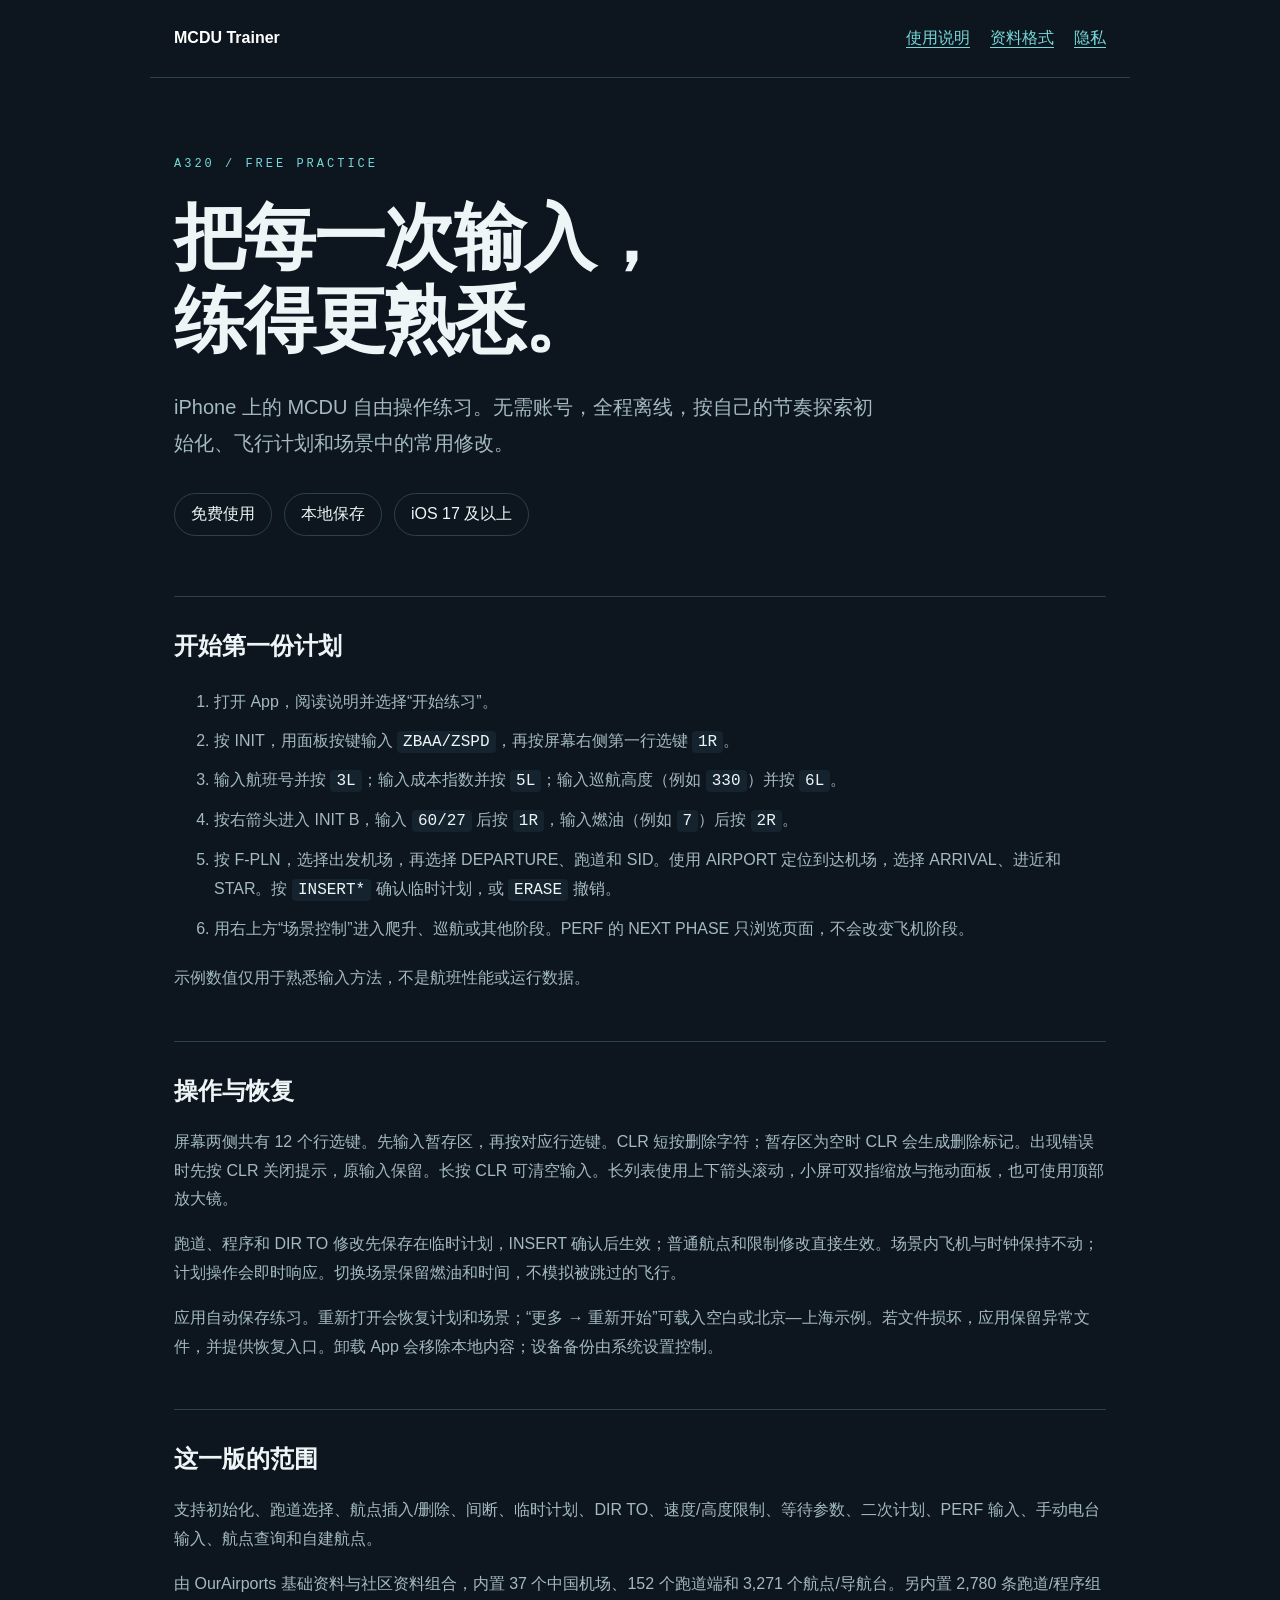
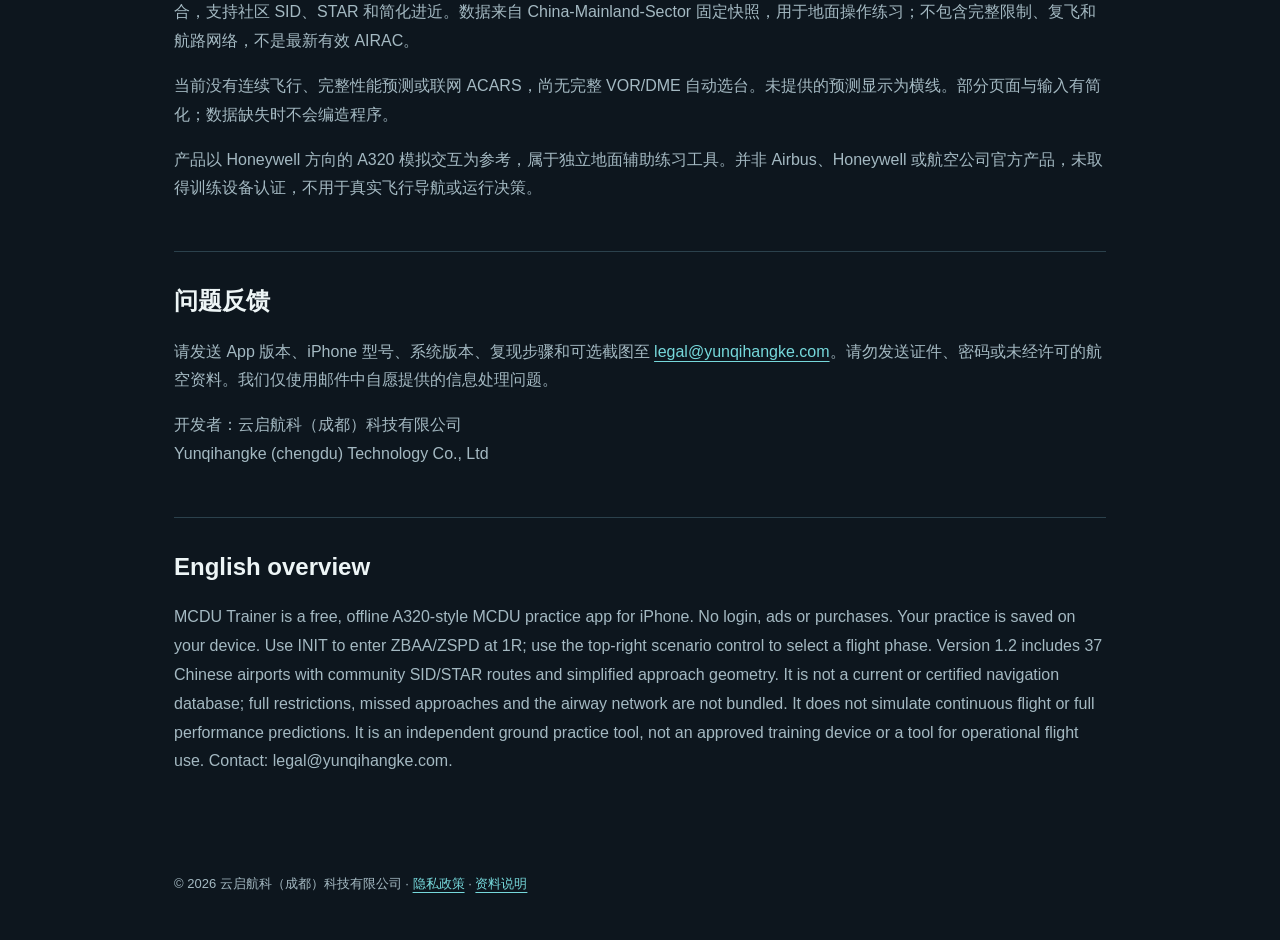
<file: index.html>
<!doctype html><html lang="zh-CN"><meta charset="utf-8"><meta name="viewport" content="width=device-width,initial-scale=1"><title>MCDU Trainer · 使用与支持</title><link rel="stylesheet" href="style.css"><body>
<header><a href="./">MCDU Trainer</a><nav><a href="#start">使用说明</a><a href="data.html">资料格式</a><a href="privacy.html">隐私</a></nav></header>
<main><p class="eyebrow">A320 / FREE PRACTICE</p><h1>把每一次输入，<br>练得更熟悉。</h1><p class="lead">iPhone 上的 MCDU 自由操作练习。无需账号，全程离线，按自己的节奏探索初始化、飞行计划和场景中的常用修改。</p>
<div class="facts"><span>免费使用</span><span>本地保存</span><span>iOS 17 及以上</span></div>
<section id="start"><h2>开始第一份计划</h2><ol><li>打开 App，阅读说明并选择“开始练习”。</li><li>按 INIT，用面板按键输入 <code>ZBAA/ZSPD</code>，再按屏幕右侧第一行选键 <code>1R</code>。</li><li>输入航班号并按 <code>3L</code>；输入成本指数并按 <code>5L</code>；输入巡航高度（例如 <code>330</code>）并按 <code>6L</code>。</li><li>按右箭头进入 INIT B，输入 <code>60/27</code> 后按 <code>1R</code>，输入燃油（例如 <code>7</code>）后按 <code>2R</code>。</li><li>按 F-PLN，选择出发机场，再选择 DEPARTURE、跑道和 SID。使用 AIRPORT 定位到达机场，选择 ARRIVAL、进近和 STAR。按 <code>INSERT*</code> 确认临时计划，或 <code>ERASE</code> 撤销。</li><li>用右上方“场景控制”进入爬升、巡航或其他阶段。PERF 的 NEXT PHASE 只浏览页面，不会改变飞机阶段。</li></ol><p>示例数值仅用于熟悉输入方法，不是航班性能或运行数据。</p></section>
<section><h2>操作与恢复</h2><p>屏幕两侧共有 12 个行选键。先输入暂存区，再按对应行选键。CLR 短按删除字符；暂存区为空时 CLR 会生成删除标记。出现错误时先按 CLR 关闭提示，原输入保留。长按 CLR 可清空输入。长列表使用上下箭头滚动，小屏可双指缩放与拖动面板，也可使用顶部放大镜。</p><p>跑道、程序和 DIR TO 修改先保存在临时计划，INSERT 确认后生效；普通航点和限制修改直接生效。场景内飞机与时钟保持不动；计划操作会即时响应。切换场景保留燃油和时间，不模拟被跳过的飞行。</p><p>应用自动保存练习。重新打开会恢复计划和场景；“更多 → 重新开始”可载入空白或北京—上海示例。若文件损坏，应用保留异常文件，并提供恢复入口。卸载 App 会移除本地内容；设备备份由系统设置控制。</p></section>
<section><h2>这一版的范围</h2><p>支持初始化、跑道选择、航点插入/删除、间断、临时计划、DIR TO、速度/高度限制、等待参数、二次计划、PERF 输入、手动电台输入、航点查询和自建航点。</p><p>由 OurAirports 基础资料与社区资料组合，内置 37 个中国机场、152 个跑道端和 3,271 个航点/导航台。另内置 2,780 条跑道/程序组合，支持社区 SID、STAR 和简化进近。数据来自 China-Mainland-Sector 固定快照，用于地面操作练习；不包含完整限制、复飞和航路网络，不是最新有效 AIRAC。</p><p>当前没有连续飞行、完整性能预测或联网 ACARS，尚无完整 VOR/DME 自动选台。未提供的预测显示为横线。部分页面与输入有简化；数据缺失时不会编造程序。</p><p>产品以 Honeywell 方向的 A320 模拟交互为参考，属于独立地面辅助练习工具。并非 Airbus、Honeywell 或航空公司官方产品，未取得训练设备认证，不用于真实飞行导航或运行决策。</p></section>
<section><h2>问题反馈</h2><p>请发送 App 版本、iPhone 型号、系统版本、复现步骤和可选截图至 <a href="mailto:legal@yunqihangke.com">legal@yunqihangke.com</a>。请勿发送证件、密码或未经许可的航空资料。我们仅使用邮件中自愿提供的信息处理问题。</p><p>开发者：云启航科（成都）科技有限公司<br>Yunqihangke (chengdu) Technology Co., Ltd</p></section>
<section lang="en"><h2>English overview</h2><p>MCDU Trainer is a free, offline A320-style MCDU practice app for iPhone. No login, ads or purchases. Your practice is saved on your device. Use INIT to enter ZBAA/ZSPD at 1R; use the top-right scenario control to select a flight phase. Version 1.2 includes 37 Chinese airports with community SID/STAR routes and simplified approach geometry. It is not a current or certified navigation database; full restrictions, missed approaches and the airway network are not bundled. It does not simulate continuous flight or full performance predictions. It is an independent ground practice tool, not an approved training device or a tool for operational flight use. Contact: legal@yunqihangke.com.</p></section>
</main><footer>© 2026 云启航科（成都）科技有限公司 · <a href="privacy.html">隐私政策</a> · <a href="sources.html">资料说明</a></footer></body></html>
</file>
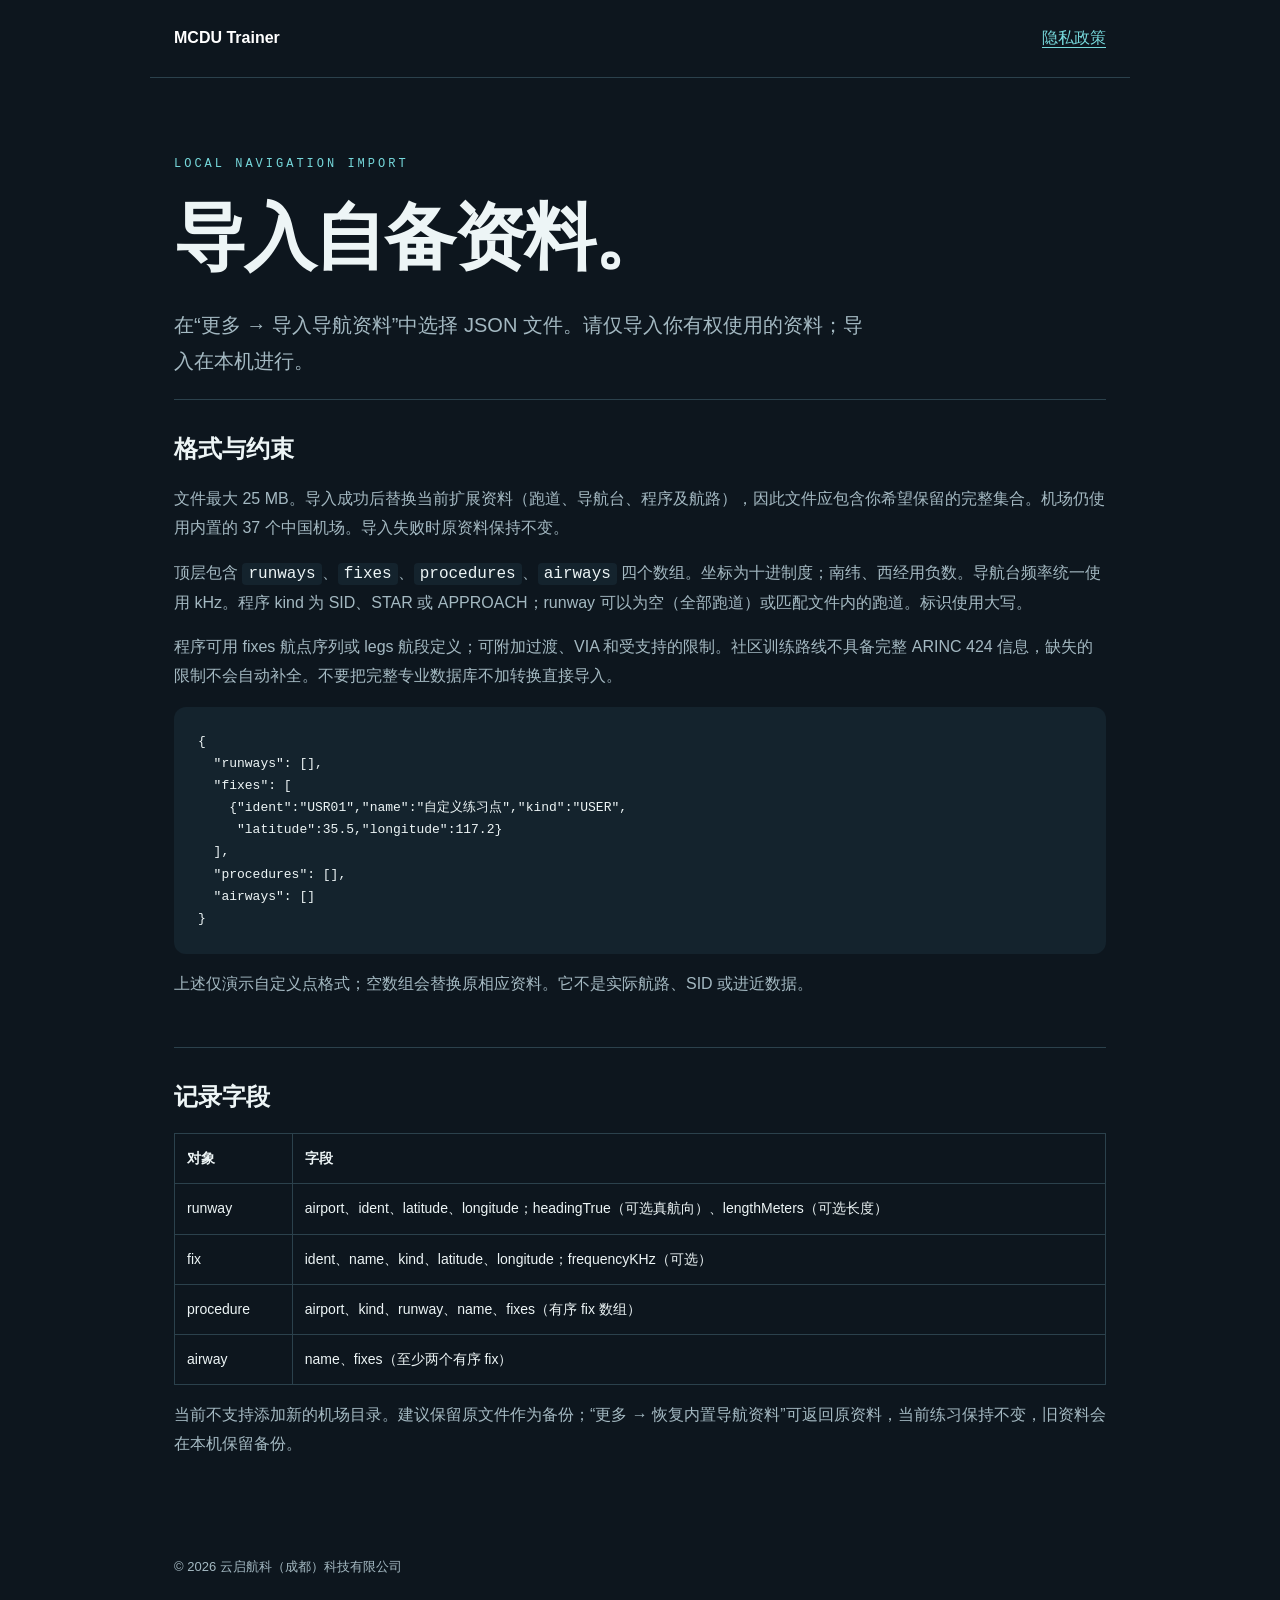
<file: data.html>
<!doctype html><html lang="zh-CN"><meta charset="utf-8"><meta name="viewport" content="width=device-width,initial-scale=1"><title>MCDU Trainer · 导航资料格式</title><link rel="stylesheet" href="style.css"><body><header><a href="./">MCDU Trainer</a><nav><a href="privacy.html">隐私政策</a></nav></header><main><p class="eyebrow">LOCAL NAVIGATION IMPORT</p><h1>导入自备资料。</h1><p class="lead">在“更多 → 导入导航资料”中选择 JSON 文件。请仅导入你有权使用的资料；导入在本机进行。</p>
<section><h2>格式与约束</h2><p>文件最大 25 MB。导入成功后替换当前扩展资料（跑道、导航台、程序及航路），因此文件应包含你希望保留的完整集合。机场仍使用内置的 37 个中国机场。导入失败时原资料保持不变。</p><p>顶层包含 <code>runways</code>、<code>fixes</code>、<code>procedures</code>、<code>airways</code> 四个数组。坐标为十进制度；南纬、西经用负数。导航台频率统一使用 kHz。程序 kind 为 SID、STAR 或 APPROACH；runway 可以为空（全部跑道）或匹配文件内的跑道。标识使用大写。</p><p>程序可用 fixes 航点序列或 legs 航段定义；可附加过渡、VIA 和受支持的限制。社区训练路线不具备完整 ARINC 424 信息，缺失的限制不会自动补全。不要把完整专业数据库不加转换直接导入。</p><pre>{
  "runways": [],
  "fixes": [
    {"ident":"USR01","name":"自定义练习点","kind":"USER",
     "latitude":35.5,"longitude":117.2}
  ],
  "procedures": [],
  "airways": []
}</pre><p>上述仅演示自定义点格式；空数组会替换原相应资料。它不是实际航路、SID 或进近数据。</p></section>
<section><h2>记录字段</h2><table><tr><th>对象</th><th>字段</th></tr><tr><td>runway</td><td>airport、ident、latitude、longitude；headingTrue（可选真航向）、lengthMeters（可选长度）</td></tr><tr><td>fix</td><td>ident、name、kind、latitude、longitude；frequencyKHz（可选）</td></tr><tr><td>procedure</td><td>airport、kind、runway、name、fixes（有序 fix 数组）</td></tr><tr><td>airway</td><td>name、fixes（至少两个有序 fix）</td></tr></table><p>当前不支持添加新的机场目录。建议保留原文件作为备份；“更多 → 恢复内置导航资料”可返回原资料，当前练习保持不变，旧资料会在本机保留备份。</p></section></main><footer>© 2026 云启航科（成都）科技有限公司</footer></body></html>
</file>
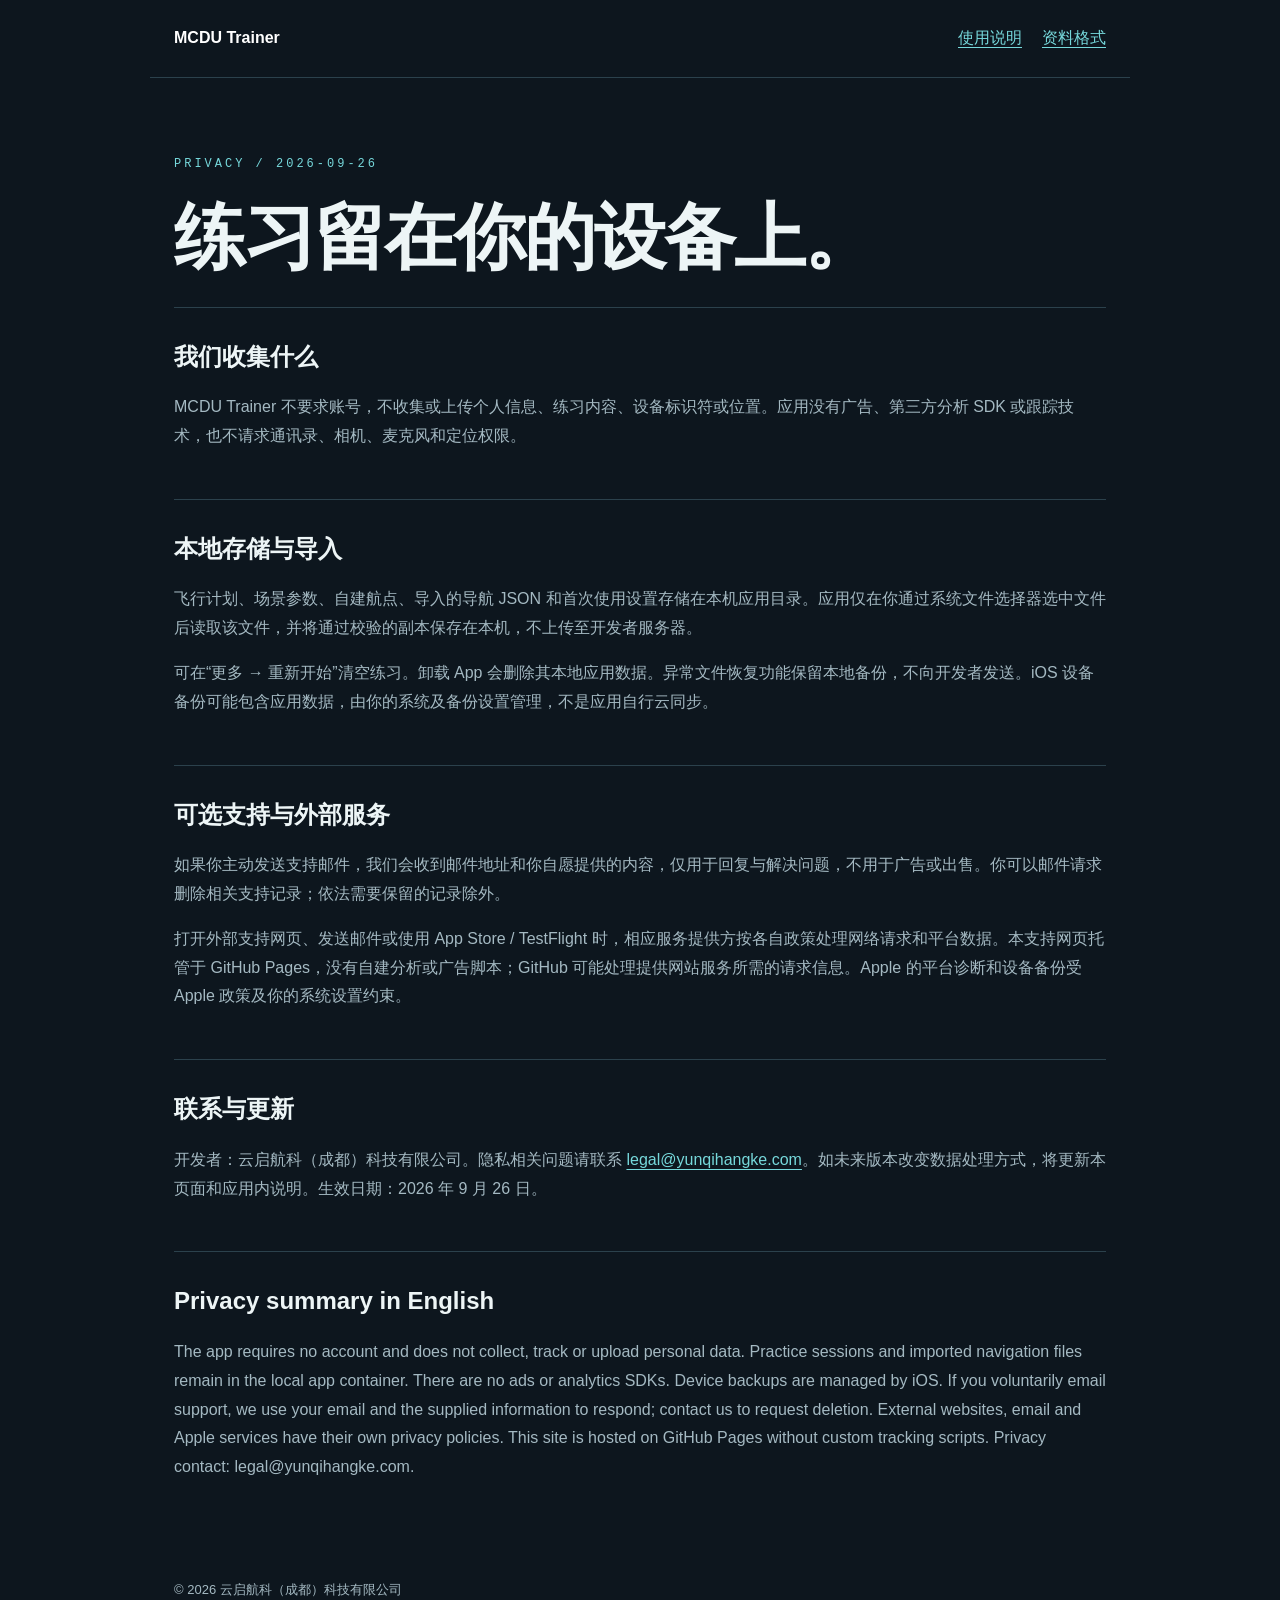
<file: privacy.html>
<!doctype html><html lang="zh-CN"><meta charset="utf-8"><meta name="viewport" content="width=device-width,initial-scale=1"><title>MCDU Trainer · 隐私政策</title><link rel="stylesheet" href="style.css"><body><header><a href="./">MCDU Trainer</a><nav><a href="./">使用说明</a><a href="data.html">资料格式</a></nav></header><main><p class="eyebrow">PRIVACY / 2026-09-26</p><h1>练习留在你的设备上。</h1>
<section><h2>我们收集什么</h2><p>MCDU Trainer 不要求账号，不收集或上传个人信息、练习内容、设备标识符或位置。应用没有广告、第三方分析 SDK 或跟踪技术，也不请求通讯录、相机、麦克风和定位权限。</p></section>
<section><h2>本地存储与导入</h2><p>飞行计划、场景参数、自建航点、导入的导航 JSON 和首次使用设置存储在本机应用目录。应用仅在你通过系统文件选择器选中文件后读取该文件，并将通过校验的副本保存在本机，不上传至开发者服务器。</p><p>可在“更多 → 重新开始”清空练习。卸载 App 会删除其本地应用数据。异常文件恢复功能保留本地备份，不向开发者发送。iOS 设备备份可能包含应用数据，由你的系统及备份设置管理，不是应用自行云同步。</p></section>
<section><h2>可选支持与外部服务</h2><p>如果你主动发送支持邮件，我们会收到邮件地址和你自愿提供的内容，仅用于回复与解决问题，不用于广告或出售。你可以邮件请求删除相关支持记录；依法需要保留的记录除外。</p><p>打开外部支持网页、发送邮件或使用 App Store / TestFlight 时，相应服务提供方按各自政策处理网络请求和平台数据。本支持网页托管于 GitHub Pages，没有自建分析或广告脚本；GitHub 可能处理提供网站服务所需的请求信息。Apple 的平台诊断和设备备份受 Apple 政策及你的系统设置约束。</p></section>
<section><h2>联系与更新</h2><p>开发者：云启航科（成都）科技有限公司。隐私相关问题请联系 <a href="mailto:legal@yunqihangke.com">legal@yunqihangke.com</a>。如未来版本改变数据处理方式，将更新本页面和应用内说明。生效日期：2026 年 9 月 26 日。</p></section>
<section lang="en"><h2>Privacy summary in English</h2><p>The app requires no account and does not collect, track or upload personal data. Practice sessions and imported navigation files remain in the local app container. There are no ads or analytics SDKs. Device backups are managed by iOS. If you voluntarily email support, we use your email and the supplied information to respond; contact us to request deletion. External websites, email and Apple services have their own privacy policies. This site is hosted on GitHub Pages without custom tracking scripts. Privacy contact: legal@yunqihangke.com.</p></section>
</main><footer>© 2026 云启航科（成都）科技有限公司</footer></body></html>
</file>
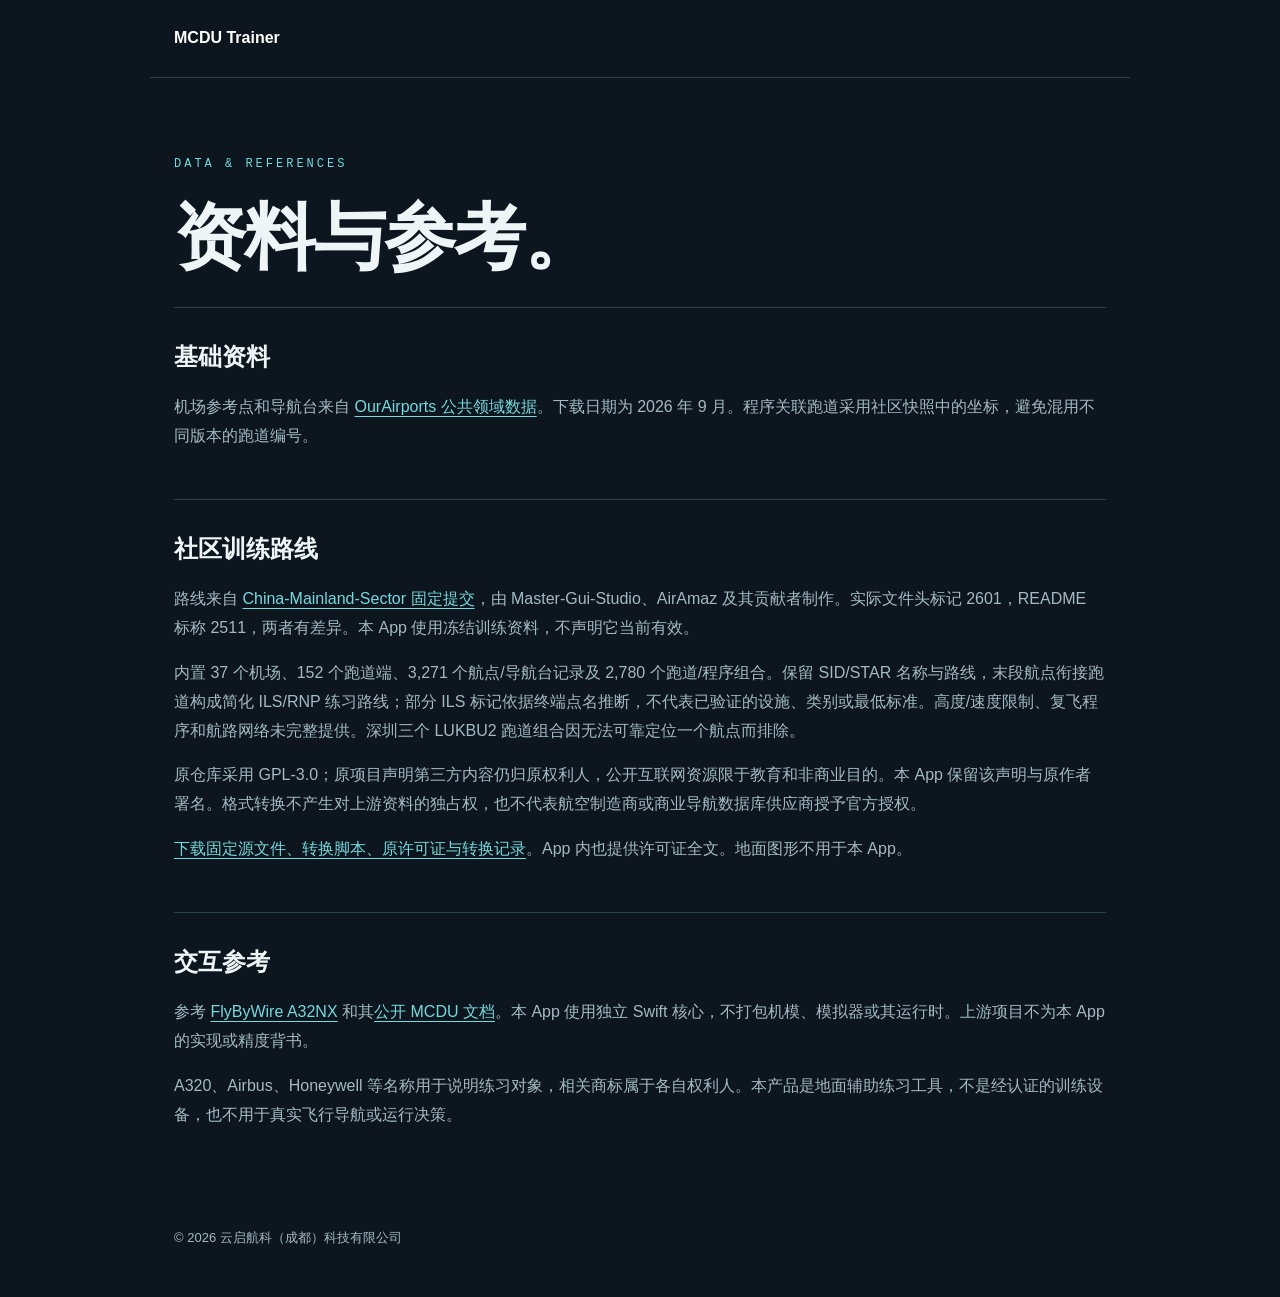
<file: sources.html>
<!doctype html><html lang="zh-CN"><meta charset="utf-8"><meta name="viewport" content="width=device-width,initial-scale=1"><title>MCDU Trainer · 资料说明</title><link rel="stylesheet" href="style.css"><body><header><a href="./">MCDU Trainer</a></header><main><p class="eyebrow">DATA &amp; REFERENCES</p><h1>资料与参考。</h1>
<section><h2>基础资料</h2><p>机场参考点和导航台来自 <a href="https://ourairports.com/data/">OurAirports 公共领域数据</a>。下载日期为 2026 年 9 月。程序关联跑道采用社区快照中的坐标，避免混用不同版本的跑道编号。</p></section>
<section><h2>社区训练路线</h2><p>路线来自 <a href="https://github.com/Master-Gui-Studio/China-Mainland-Sector/tree/951b2f314011e0da116d0f911076b828a8856493">China-Mainland-Sector 固定提交</a>，由 Master-Gui-Studio、AirAmaz 及其贡献者制作。实际文件头标记 2601，README 标称 2511，两者有差异。本 App 使用冻结训练资料，不声明它当前有效。</p><p>内置 37 个机场、152 个跑道端、3,271 个航点/导航台记录及 2,780 个跑道/程序组合。保留 SID/STAR 名称与路线，末段航点衔接跑道构成简化 ILS/RNP 练习路线；部分 ILS 标记依据终端点名推断，不代表已验证的设施、类别或最低标准。高度/速度限制、复飞程序和航路网络未完整提供。深圳三个 LUKBU2 跑道组合因无法可靠定位一个航点而排除。</p><p>原仓库采用 GPL-3.0；原项目声明第三方内容仍归原权利人，公开互联网资源限于教育和非商业目的。本 App 保留该声明与原作者署名。格式转换不产生对上游资料的独占权，也不代表航空制造商或商业导航数据库供应商授予官方授权。</p><p><a href="community-navigation-source.zip">下载固定源文件、转换脚本、原许可证与转换记录</a>。App 内也提供许可证全文。地面图形不用于本 App。</p></section>
<section><h2>交互参考</h2><p>参考 <a href="https://github.com/flybywiresim/aircraft">FlyByWire A32NX</a> 和其<a href="https://docs.flybywiresim.com/pilots-corner/a32nx/a32nx-briefing/mcdu/">公开 MCDU 文档</a>。本 App 使用独立 Swift 核心，不打包机模、模拟器或其运行时。上游项目不为本 App 的实现或精度背书。</p><p>A320、Airbus、Honeywell 等名称用于说明练习对象，相关商标属于各自权利人。本产品是地面辅助练习工具，不是经认证的训练设备，也不用于真实飞行导航或运行决策。</p></section>
</main><footer>© 2026 云启航科（成都）科技有限公司</footer></body></html>
</file>
<file: style.css>
:root{color-scheme:dark;--bg:#0d161e;--panel:#14232d;--text:#edf5f6;--dim:#a4b9c2;--line:#2b414c;--accent:#76d8db}*{box-sizing:border-box}html{scroll-behavior:smooth}body{margin:0;background:var(--bg);color:var(--text);font:16px/1.8 -apple-system,BlinkMacSystemFont,"Segoe UI",sans-serif}header,main,footer{max-width:980px;margin:auto;padding:24px}header{display:flex;gap:24px;justify-content:space-between;border-bottom:1px solid var(--line)}header>a{font-weight:750;color:white;text-decoration:none}nav{display:flex;gap:20px}a{color:var(--accent);text-underline-offset:4px}h1{font-size:clamp(38px,7vw,72px);line-height:1.15;letter-spacing:-2px;margin:20px 0 28px}h2{font-size:24px;line-height:1.4;margin:0 0 20px}.eyebrow{letter-spacing:3px;color:var(--accent);font:12px/2 ui-monospace,monospace;margin-top:50px}.lead{font-size:20px;max-width:700px;color:var(--dim)}.facts{display:flex;flex-wrap:wrap;gap:12px;margin:32px 0 60px}.facts span{padding:6px 16px;border:1px solid var(--line);border-radius:100px}section{padding:32px 0;border-top:1px solid var(--line)}p,li{color:var(--dim)}li{padding:5px 0}code{background:var(--panel);padding:2px 6px;border-radius:4px;color:var(--text)}pre{overflow:auto;background:var(--panel);padding:24px;border-radius:12px;font:13px/1.7 ui-monospace,monospace}footer{font-size:13px;color:var(--dim);padding-bottom:48px}table{border-collapse:collapse;width:100%;font-size:14px}td,th{padding:12px;text-align:left;border:1px solid var(--line)}@media(max-width:560px){header{display:block}nav{margin-top:12px;font-size:14px}main{padding-top:8px}h1{letter-spacing:-1px}.eyebrow{margin-top:28px}}
</file>
